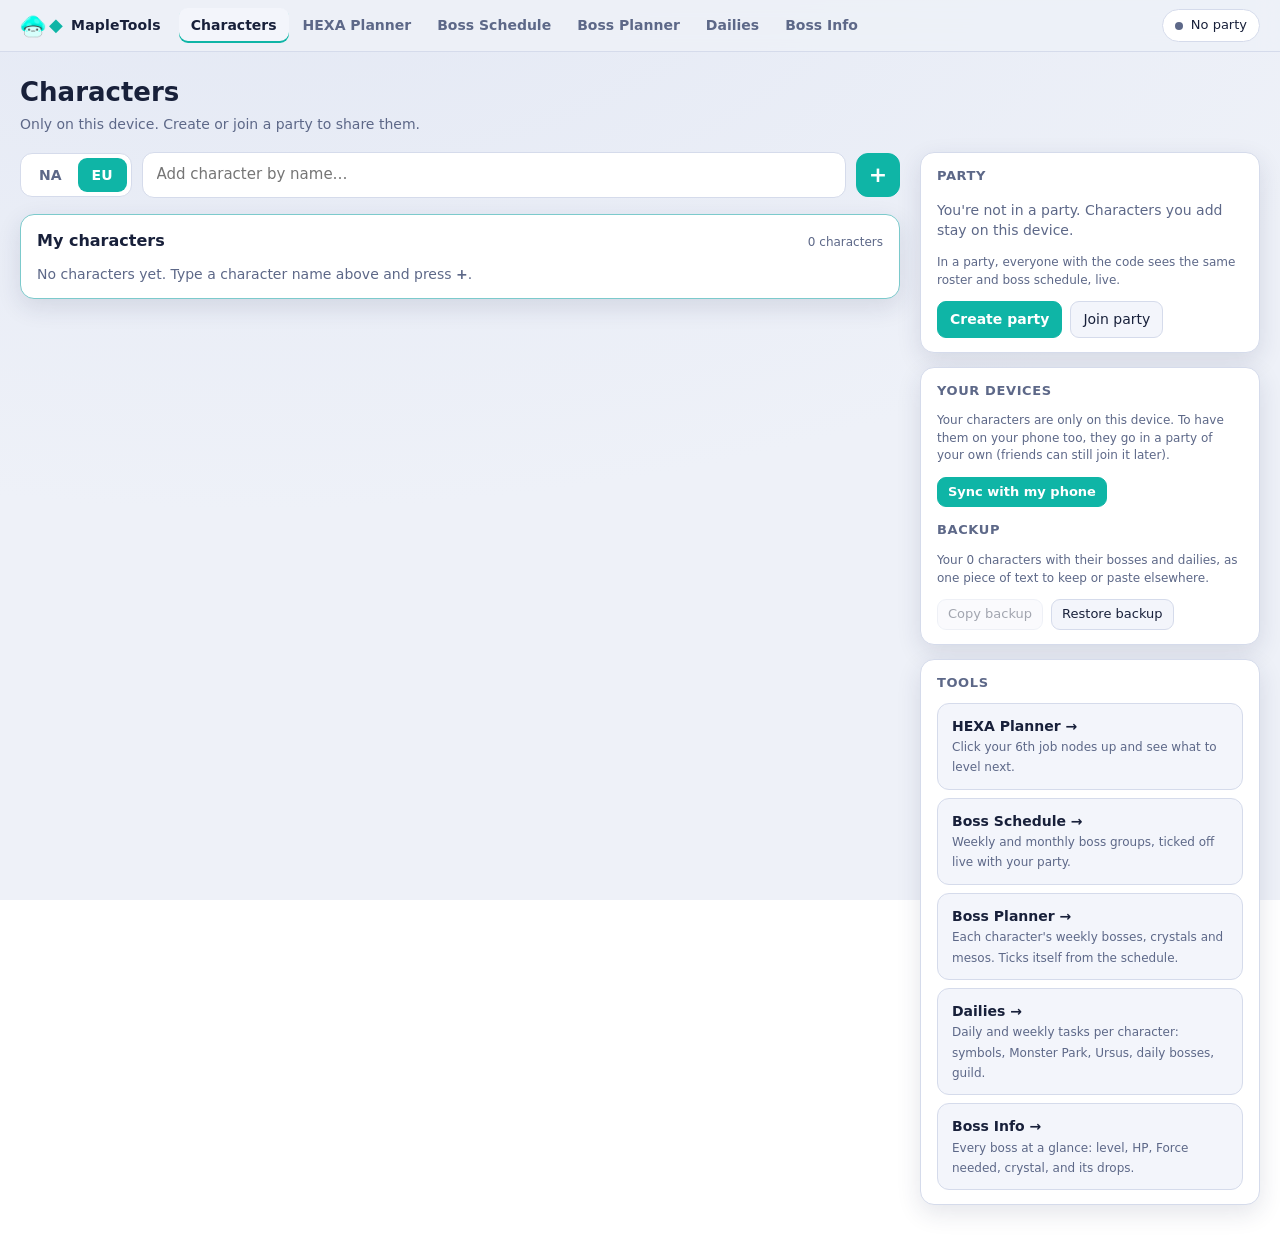
<file: index.html>
<!doctype html>
<html lang="en">
<head>
  <meta charset="utf-8">
  <meta name="viewport" content="width=device-width, initial-scale=1">
  <title>Characters · MapleTools</title>
  <link rel="icon" type="image/png" href="app/mushroom.png?v=2610312046">
  <link rel="stylesheet" href="app/site.css?v=2610312046">
  <link rel="stylesheet" href="app/roster.css?v=2610312046">
</head>
<body>
  <header class="sitenav" id="sitenav" data-page="roster"></header>

  <main class="page">
    <div class="page-head">
      <div>
        <h1>Characters</h1>
        <p id="roster-sub"></p>
      </div>
    </div>

    <div class="roster-layout">
      <section class="roster-main">
        <form id="add-bar" class="add-bar" autocomplete="off">
          <div class="region-toggle" role="group" aria-label="Region">
            <button type="button" data-region="na">NA</button>
            <button type="button" data-region="eu">EU</button>
          </div>
          <input id="add-name" type="text" maxlength="13" placeholder="Add character by name…" aria-label="Character name">
          <button type="submit" class="btn primary add-btn" aria-label="Add character">+</button>
        </form>
        <p id="add-status" class="add-status" hidden></p>
        <section id="roster" class="roster" aria-live="polite"></section>
      </section>
      <aside class="roster-side">
        <section class="card" id="party"></section>
        <section class="card" id="devices"></section>
        <section class="card">
          <h2 class="card-title">Tools</h2>
          <div id="tools" class="tools"></div>
        </section>
      </aside>
    </div>
  </main>

  <dialog id="char-dialog" class="dialog dialog-wide">
    <form id="char-form" method="dialog">
      <div class="char-dialog-head">
        <div id="char-art" class="char-art small"></div>
        <h2 id="char-dialog-title">Add character</h2>
      </div>
      <p id="char-note" class="note" hidden></p>
      <div class="fields">
        <label class="field"><span>Character name</span><input id="char-name" type="text" maxlength="13" required autocomplete="off"></label>
        <label class="field"><span>Region</span><select id="char-region"><option value="eu">EU</option><option value="na">NA</option></select></label>
        <label class="field"><span>Class</span><select id="char-class"></select></label>
        <label class="field"><span>Level</span><input id="char-level" type="number" min="1" max="300" inputmode="numeric"></label>
      </div>
      <h3 class="form-section">Power <span class="muted">(fill in at least one)</span></h3>
      <div class="fields">
        <label class="field"><span>Combat power (millions)</span><input id="char-cp" type="number" min="0" step="0.1" inputmode="decimal" placeholder="e.g. 160"></label>
        <label class="field"><span>HEXA converted</span><input id="char-conv" type="number" min="0" step="any" inputmode="decimal"></label>
      </div>
      <h3 class="form-section">Symbols <span id="sym-totals" class="muted"></span></h3>
      <div class="fields bonus-fields">
        <label class="field"><span>Bonus ARC</span><input id="char-bonus-arc" type="number" min="0" step="1" inputmode="numeric" placeholder="0"></label>
        <label class="field"><span>Bonus SAC</span><input id="char-bonus-sac" type="number" min="0" step="1" inputmode="numeric" placeholder="0"></label>
        <p class="note span-2">Added on top of the symbols below: skills or titles that give Arcane or Sacred Force, or just your total if you'd rather not fill in every symbol.</p>
      </div>
      <div id="sym-fields" class="sym-fields"></div>
      <p id="char-error" class="form-error" hidden></p>
      <div class="dialog-actions">
        <button type="button" id="char-delete" class="btn ghost danger">Delete</button>
        <span class="spacer"></span>
        <button type="button" class="btn ghost" data-close>Cancel</button>
        <button type="submit" class="btn primary">Save</button>
      </div>
    </form>
  </dialog>

  <dialog id="device-dialog" class="dialog">
    <form id="device-form" method="dialog"></form>
  </dialog>
  <dialog id="party-dialog" class="dialog">
    <form id="party-form" method="dialog"></form>
  </dialog>

  <script src="app/registry.js?v=2610312046"></script>
  <script src="app/site.js?v=2610312046"></script>
  <script src="data/classes/index.js?v=2610312046"></script>
  <script src="app/config.js?v=2610312046"></script>
  <script src="app/party.js?v=2610312046"></script>
  <script src="app/arrange.js?v=2610312046"></script>
  <script src="app/roster.js?v=2610312046"></script>
  <script src="app/devices.js?v=2610312046"></script>
</body>
</html>
</file>
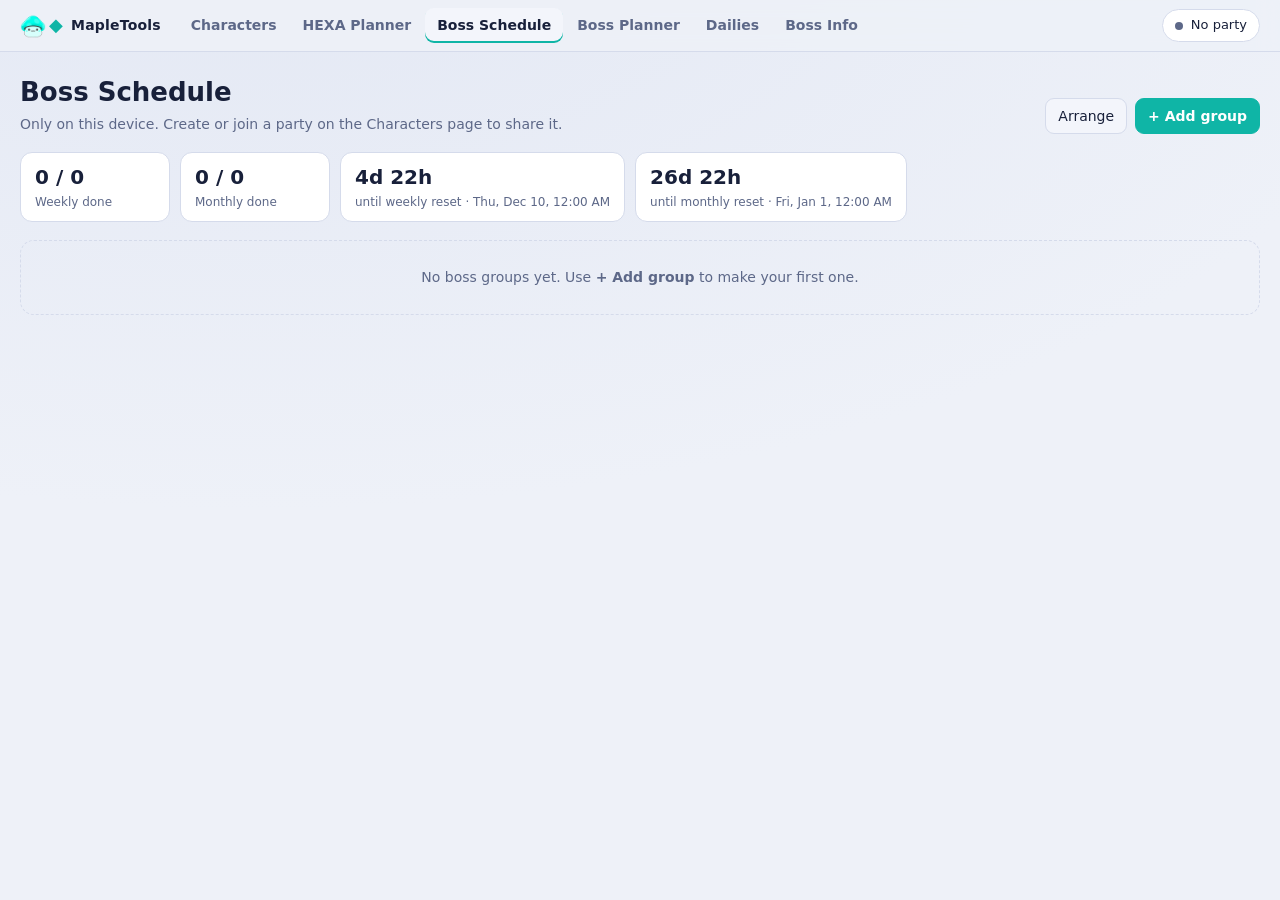
<file: bosses.html>
<!doctype html>
<html lang="en">
<head>
  <meta charset="utf-8">
  <meta name="viewport" content="width=device-width, initial-scale=1">
  <title>Boss Schedule · MapleTools</title>
  <link rel="icon" type="image/png" href="app/mushroom.png?v=2610312046">
  <link rel="stylesheet" href="app/site.css?v=2610312046">
  <link rel="stylesheet" href="app/bosses.css?v=2610312046">
</head>
<body>
  <header class="sitenav" id="sitenav" data-page="bosses"></header>

  <main class="page">
    <div class="page-head">
      <div>
        <h1>Boss Schedule</h1>
        <p id="boss-sub"></p>
      </div>
      <div class="head-buttons">
        <button id="arrange" class="btn">Arrange</button>
        <button id="add-group" class="btn primary">+ Add group</button>
      </div>
    </div>
    <section id="stats" class="stat-row"></section>
    <div id="sections"></div>
  </main>

  <dialog id="group-dialog" class="dialog dialog-wide">
    <form id="group-form" method="dialog">
      <h2 id="group-dialog-title">Add boss group</h2>
      <div class="fields">
        <div class="field span-2"><label for="g-title">Boss / group name</label>
          <input id="g-title" type="text" maxlength="40" required autocomplete="off" placeholder="e.g. Normal Kalos 1"></div>
        <label class="field span-2"><span>Resets</span>
          <select id="g-reset">
            <option value="weekly">Weekly (Thursday 00:00 UTC)</option>
            <option value="monthly">Monthly (1st of the month, Black Mage)</option>
            <option value="daily">Daily (00:00 UTC)</option>
          </select></label>
        <div class="field span-2"><span>Ticks in the Boss Planner <span id="g-covers-note" class="covers-note"></span></span>
          <div id="g-covers" class="cover-list"></div>
          </div>
      </div>
      <div class="field"><span>Members <span id="g-count"></span></span></div>
      <ul id="g-members" class="pick-list"></ul>
      <div class="add-member">
        <select id="g-add-char" aria-label="Add a character from the roster"></select>
        <span class="or">or</span>
        <input id="g-guest" type="text" maxlength="24" placeholder="Guest name">
        <button type="button" id="g-add-guest" class="btn small">Add</button>
      </div>
      <div class="dialog-actions">
        <button type="button" id="g-delete" class="btn ghost danger">Delete group</button>
        <span class="spacer"></span>
        <button type="button" class="btn ghost" data-close>Cancel</button>
        <button type="submit" class="btn primary">Save</button>
      </div>
    </form>
  </dialog>

  <script src="app/registry.js?v=2610312046"></script>
  <script src="app/site.js?v=2610312046"></script>
  <script src="data/classes/index.js?v=2610312046"></script>
  <script src="data/patches.js?v=2610312046"></script>
  <script src="data/bosses.js?v=2610312046"></script>
  <script src="data/boss-party.js?v=2610312046"></script>
  <script src="data/boss-info.js?v=2610312046"></script>
  <script src="app/config.js?v=2610312046"></script>
  <script src="app/party.js?v=2610312046"></script>
  <script src="app/arrange.js?v=2610312046"></script>
  <script src="app/bossing.js?v=2610312046"></script>
  <script src="app/bosses.js?v=2610312046"></script>
</body>
</html>
</file>
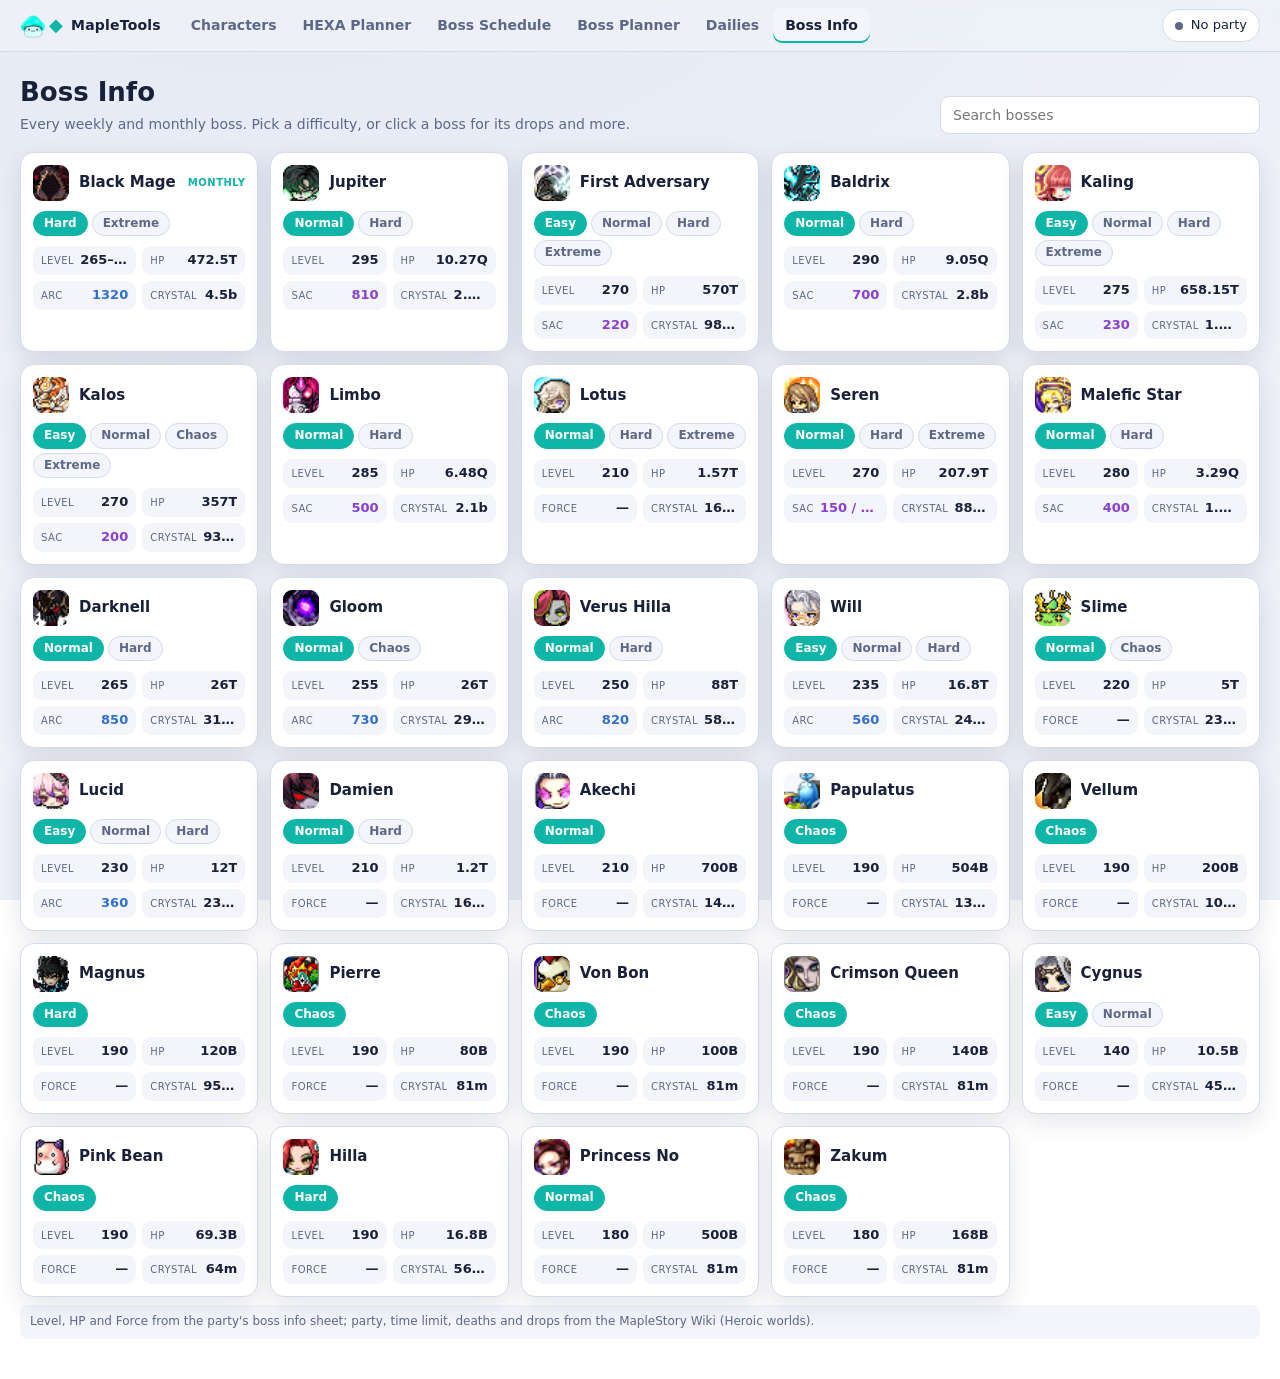
<file: bossinfo.html>
<!doctype html>
<html lang="en">
<head>
  <meta charset="utf-8">
  <meta name="viewport" content="width=device-width, initial-scale=1">
  <title>Boss Info · MapleTools</title>
  <link rel="icon" type="image/png" href="app/mushroom.png?v=2610312046">
  <link rel="stylesheet" href="app/site.css?v=2610312046">
  <link rel="stylesheet" href="app/bossinfo.css?v=2610312046">
</head>
<body>
  <header class="sitenav" id="sitenav" data-page="bossinfo"></header>

  <main class="page">
    <div class="page-head">
      <div>
        <h1>Boss Info</h1>
        <p>Every weekly and monthly boss. Pick a difficulty, or click a boss for its drops and more.</p>
      </div>
      <input id="search" type="search" placeholder="Search bosses" autocomplete="off" aria-label="Search bosses">
    </div>
    <div id="boss-grid" class="info-grid"></div>
    <p id="info-note" class="note"></p>
  </main>

  <dialog id="boss-dialog" class="dialog boss-dialog">
    <div id="boss-detail"></div>
  </dialog>

  <script src="app/registry.js?v=2610312046"></script>
  <script src="app/site.js?v=2610312046"></script>
  <script src="data/patches.js?v=2610312046"></script>
  <script src="data/bosses.js?v=2610312046"></script>
  <script src="data/boss-party.js?v=2610312046"></script>
  <script src="data/boss-info.js?v=2610312046"></script>
  <script src="data/boss-details.js?v=2610312046"></script>
  <script src="app/bossing.js?v=2610312046"></script>
  <script src="app/bossinfo.js?v=2610312046"></script>
</body>
</html>
</file>
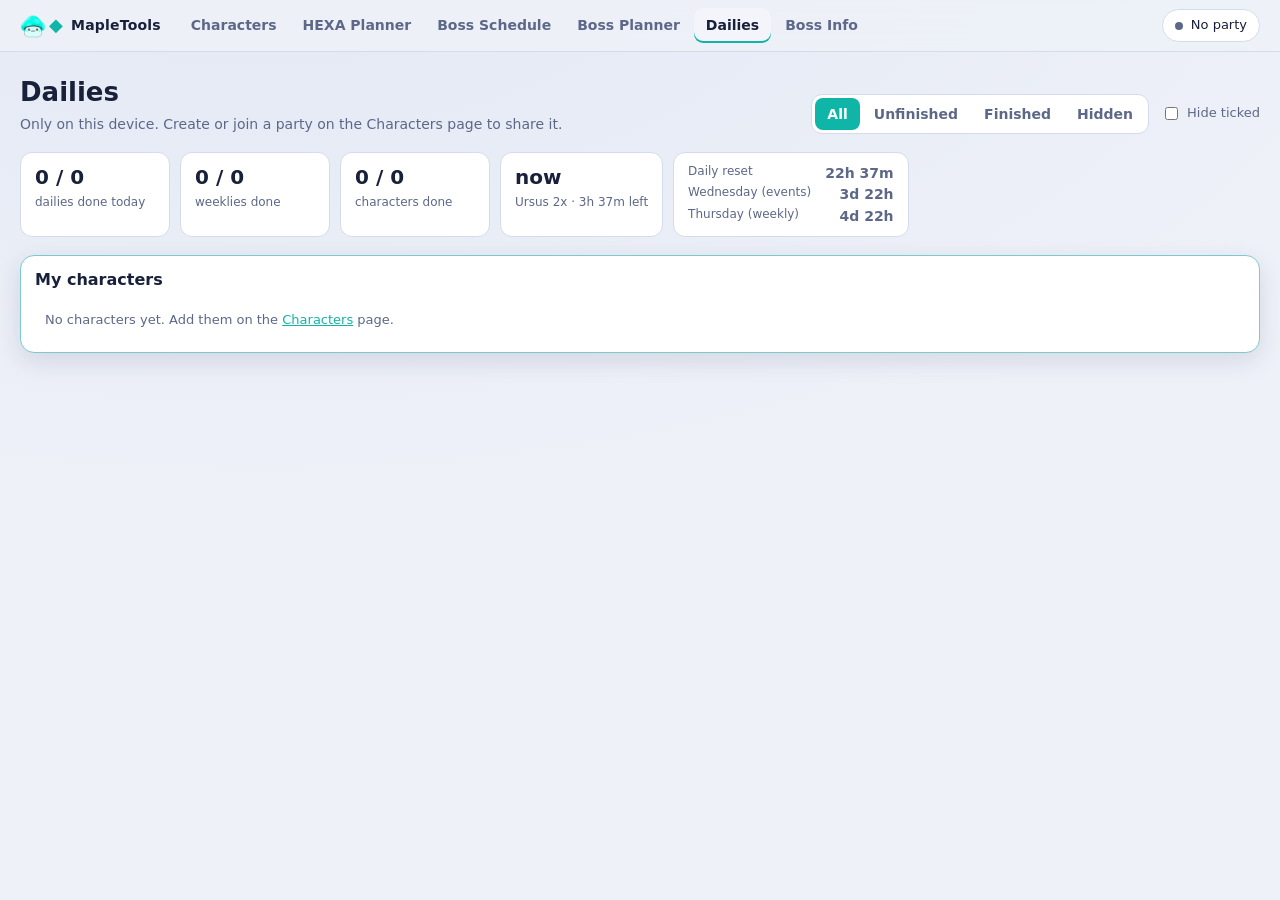
<file: dailies.html>
<!doctype html>
<html lang="en">
<head>
  <meta charset="utf-8">
  <meta name="viewport" content="width=device-width, initial-scale=1">
  <title>Dailies · MapleTools</title>
  <link rel="icon" type="image/png" href="app/mushroom.png?v=2610312046">
  <link rel="stylesheet" href="app/site.css?v=2610312046">
  <link rel="stylesheet" href="app/tracker.css?v=2610312046">
  <link rel="stylesheet" href="app/dailies.css?v=2610312046">
</head>
<body>
  <header class="sitenav" id="sitenav" data-page="dailies"></header>

  <main class="page">
    <div class="page-head">
      <div>
        <h1>Dailies</h1>
        <p id="dailies-sub"></p>
      </div>
      <div class="page-tools">
        <div class="seg" id="filter" aria-label="Show characters">
          <button data-filter="all">All</button>
          <button data-filter="open">Unfinished</button>
          <button data-filter="done">Finished</button>
          <button data-filter="hidden">Hidden</button>
        </div>
        <label class="hide-done"><input type="checkbox" id="hide-done"> Hide ticked</label>
      </div>
    </div>
    <section id="stats" class="stat-row"></section>
    <div id="players"></div>
  </main>

  <dialog id="pick-dialog" class="dialog pick-dialog">
    <form id="pick-form" method="dialog">
      <header class="pick-head">
        <h2 id="pick-title">Tasks</h2>
        <span id="pick-count" class="pick-count"></span>
      </header>
      <div class="pick-tools">
        <input id="pick-search" type="search" placeholder="Search tasks" autocomplete="off" aria-label="Search tasks">
        <div id="pick-presets" class="preset-list"></div>
      </div>
      <div id="pick-list" class="pick-list task-pick"></div>
      <div class="dialog-actions">
        <button type="button" id="pick-clear" class="btn ghost">Clear all</button>
        <button type="button" id="pick-custom" class="btn ghost">+ Custom task</button>
        <span class="spacer"></span>
        <button type="button" class="btn ghost" data-close>Cancel</button>
        <button type="submit" class="btn primary">Save</button>
      </div>
    </form>
  </dialog>

  <dialog id="custom-dialog" class="dialog">
    <form id="custom-form" method="dialog">
      <h2>Create custom task</h2>
      <div class="fields">
        <label class="field span-2"><span>Task name</span>
          <input id="custom-name" type="text" maxlength="40" required autocomplete="off" placeholder="e.g. Kritias invasion"></label>
        <label class="field span-2"><span>Resets</span>
          <select id="custom-reset">
            <option value="daily">Daily (00:00 UTC)</option>
            <option value="monday">Monday (00:00 UTC)</option>
            <option value="wednesday">Wednesday (00:00 UTC, events)</option>
            <option value="weekly">Weekly (Thursday 00:00 UTC)</option>
            <option value="monthly">Monthly (1st of the month)</option>
          </select></label>
      </div>
      <p class="note">Custom tasks are shared with your party, so others can pick them too.</p>
      <div class="dialog-actions">
        <span class="spacer"></span>
        <button type="button" class="btn ghost" data-close>Cancel</button>
        <button type="submit" class="btn primary">Create</button>
      </div>
    </form>
  </dialog>

  <script src="app/registry.js?v=2610312046"></script>
  <script src="app/site.js?v=2610312046"></script>
  <script src="data/classes/index.js?v=2610312046"></script>
  <script src="data/patches.js?v=2610312046"></script>
  <script src="data/tasks.js?v=2610312046"></script>
  <script src="app/config.js?v=2610312046"></script>
  <script src="app/party.js?v=2610312046"></script>
  <script src="app/arrange.js?v=2610312046"></script>
  <script src="app/bossing.js?v=2610312046"></script>
  <script src="app/dailies.js?v=2610312046"></script>
</body>
</html>
</file>
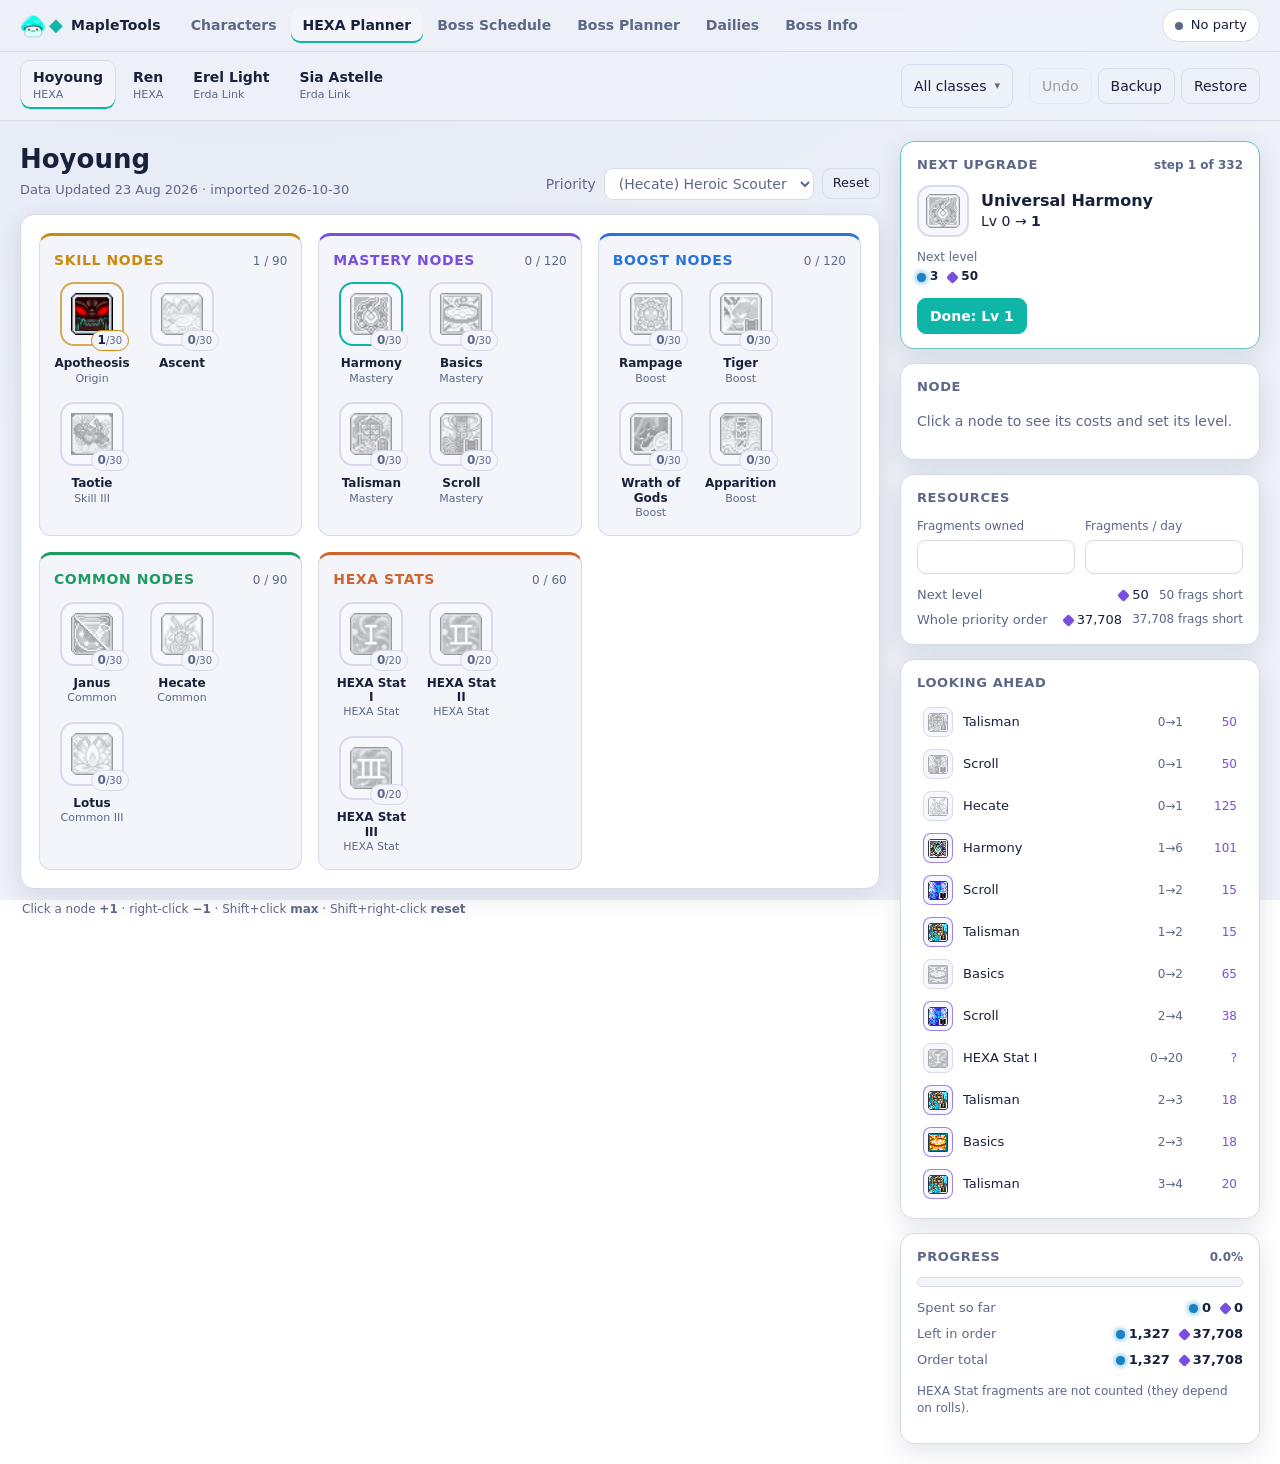
<file: hexa.html>
<!doctype html>
<html lang="en">
<head>
  <meta charset="utf-8">
  <meta name="viewport" content="width=device-width, initial-scale=1">
  <title>HEXA Planner</title>
  <link rel="icon" type="image/png" href="app/mushroom.png?v=2610312046">
  <link rel="stylesheet" href="app/site.css?v=2610312046">
  <link rel="stylesheet" href="app/hexa.css?v=2610312046">
</head>
<body>
  <header class="sitenav" id="sitenav" data-page="hexa"></header>
  <div class="topbar">
    <nav id="tabs" class="tabs" aria-label="Pinned classes"></nav>
    <div class="picker" id="picker">
      <button id="picker-btn" class="btn ghost picker-btn" aria-haspopup="true" aria-expanded="false"></button>
      <div id="picker-panel" class="picker-panel" hidden>
        <input id="picker-search" type="search" placeholder="Search classes…" autocomplete="off" aria-label="Search classes">
        <p id="picker-hint" class="picker-hint"></p>
        <div id="picker-list" class="picker-list"></div>
      </div>
    </div>
    <div class="actions">
      <button id="undo" class="btn ghost" title="Undo (Ctrl+Z)" disabled>Undo</button>
      <button id="export" class="btn ghost" title="Save a backup file of all your levels">Backup</button>
      <label class="btn ghost" title="Load a backup file">Restore<input id="import" type="file" accept=".json,application/json" hidden></label>
    </div>
  </div>

  <main class="layout">
    <section class="board-area">
      <div class="board-head">
        <div>
          <h1 id="class-title" class="class-title"></h1>
          <p id="class-meta" class="class-meta"></p>
        </div>
        <div class="board-tools">
          <label class="field-inline" id="order-field">
            <span>Priority</span>
            <select id="order-select"></select>
          </label>
          <button id="reset-class" class="btn ghost small" title="Set every node of this class back to its starting level">Reset</button>
        </div>
      </div>
      <div id="board" class="board"></div>
      <p class="hint">Click a node <b>+1</b> · right-click <b>−1</b> · Shift+click <b>max</b> · Shift+right-click <b>reset</b></p>
    </section>

    <aside class="sidebar">
      <section class="card next-card" id="next-card"></section>
      <section class="card" id="selected-card"></section>
      <section class="card">
        <h2 class="card-title">Resources</h2>
        <div class="fields">
          <label class="field"><span>Fragments owned</span><input id="frags-owned" type="number" min="0" inputmode="numeric"></label>
          <label class="field"><span>Fragments / day</span><input id="frags-day" type="number" min="0" inputmode="numeric"></label>
        </div>
        <div id="eta"></div>
      </section>
      <section class="card">
        <h2 class="card-title">Looking ahead</h2>
        <ol id="ahead" class="ahead"></ol>
      </section>
      <section class="card" id="progress"></section>
    </aside>
  </main>

  <div id="tip" class="tip" role="tooltip" hidden></div>
  <div id="load-error" class="load-error" hidden></div>

  <script src="app/registry.js?v=2610312046"></script>
  <script src="app/site.js?v=2610312046"></script>
  <script src="data/hexa-costs.js?v=2610312046"></script>
  <script src="data/classes/index.js?v=2610312046"></script>
  <script src="app/hexa.js?v=2610312046"></script>
</body>
</html>
</file>
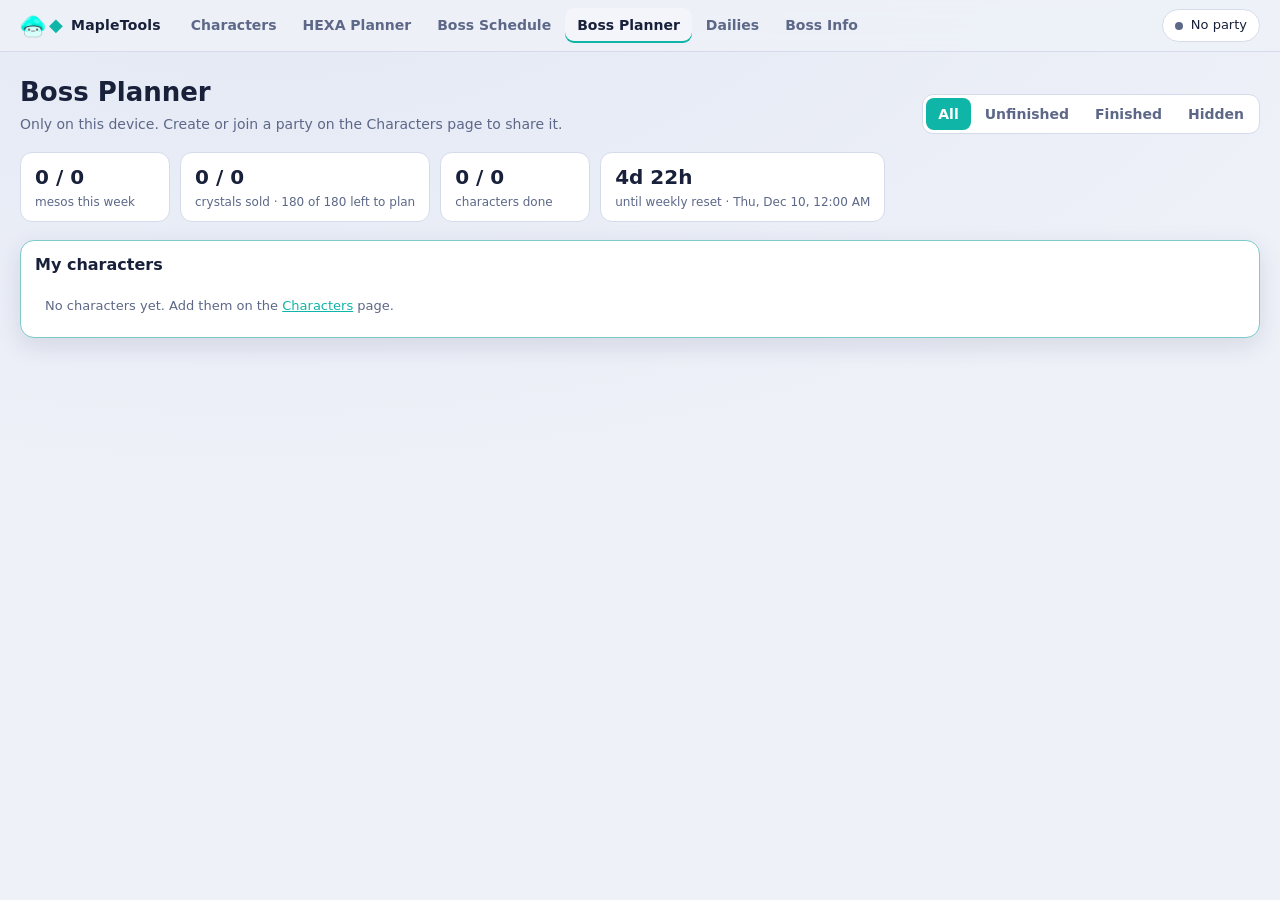
<file: planner.html>
<!doctype html>
<html lang="en">
<head>
  <meta charset="utf-8">
  <meta name="viewport" content="width=device-width, initial-scale=1">
  <title>Boss Planner · MapleTools</title>
  <link rel="icon" type="image/png" href="app/mushroom.png?v=2610312046">
  <link rel="stylesheet" href="app/site.css?v=2610312046">
  <link rel="stylesheet" href="app/tracker.css?v=2610312046">
  <link rel="stylesheet" href="app/planner.css?v=2610312046">
</head>
<body>
  <header class="sitenav" id="sitenav" data-page="planner"></header>

  <main class="page">
    <div class="page-head">
      <div>
        <h1>Boss Planner</h1>
        <p id="planner-sub"></p>
      </div>
      <div class="seg" id="filter" aria-label="Show characters">
        <button data-filter="all">All</button>
        <button data-filter="open">Unfinished</button>
        <button data-filter="done">Finished</button>
        <button data-filter="hidden">Hidden</button>
      </div>
    </div>
    <section id="stats" class="stat-row"></section>
    <div id="players"></div>
  </main>

  <dialog id="pick-dialog" class="dialog pick-dialog">
    <form id="pick-form" method="dialog">
      <header class="pick-head">
        <h2 id="pick-title">Bosses</h2>
        <span id="pick-count" class="pick-count"></span>
      </header>
      <div class="pick-tools">
        <input id="pick-search" type="search" placeholder="Search bosses" autocomplete="off" aria-label="Search bosses">
        <div id="pick-presets" class="preset-list"></div>
      </div>
      <div id="pick-list" class="pick-list"></div>
      <div class="dialog-actions">
        <button type="button" id="pick-clear" class="btn ghost">Clear all</button>
        <span class="spacer"></span>
        <button type="button" class="btn ghost" data-close>Cancel</button>
        <button type="submit" class="btn primary">Save</button>
      </div>
    </form>
  </dialog>

  <script src="app/registry.js?v=2610312046"></script>
  <script src="app/site.js?v=2610312046"></script>
  <script src="data/classes/index.js?v=2610312046"></script>
  <script src="data/patches.js?v=2610312046"></script>
  <script src="data/bosses.js?v=2610312046"></script>
  <script src="data/boss-party.js?v=2610312046"></script>
  <script src="app/config.js?v=2610312046"></script>
  <script src="app/party.js?v=2610312046"></script>
  <script src="app/arrange.js?v=2610312046"></script>
  <script src="app/bossing.js?v=2610312046"></script>
  <script src="app/planner.js?v=2610312046"></script>
</body>
</html>
</file>
<file: app/site.css>
/* Shared by every page: colours, base elements, the site menu, buttons, cards and form fields. */
:root {
  --bg: #0b1020;
  --bg-2: #111832;
  --panel: #151d3a;
  --panel-2: #1b2547;
  --line: #27335e;
  --text: #e8ecf8;
  --muted: #8f9bc0;
  --accent: #22e3d2;
  --accent-ink: #062a28;
  --tile: #0f1630;
  --good: #46c98b;
  --good-bg: color-mix(in srgb, #46c98b 14%, var(--panel));
  --warn: #f2b84b;
  --danger: #ff6b81;
  --c-skill: #f2b84b;
  --c-mastery: #a983ff;
  --c-boost: #4c9dff;
  --c-common: #46c98b;
  --c-stat: #f08a5d;
  --c-shinestone: #ff6fb5;
  --c-utility: #8a94a6;
  --c-special: #6d7690;
  --erda: #7fd3ff;
  --frag: #c9a6ff;
  --radius: 14px;
  --shadow: 0 10px 30px rgba(0, 0, 0, .35);
  --sitenav-h: 52px;
  color-scheme: dark;
}

@media (prefers-color-scheme: light) {
  :root {
    --bg: #eef1f8;
    --bg-2: #e3e8f4;
    --panel: #ffffff;
    --panel-2: #f3f5fb;
    --line: #d5dbeb;
    --text: #18203a;
    --muted: #5d6888;
    --accent: #0fb5a6;
    --accent-ink: #ffffff;
    --tile: #f6f8fd;
    --good: #1f9a62;
    --good-bg: color-mix(in srgb, #1f9a62 12%, var(--panel));
    --warn: #b7790c;
    --danger: #d13a55;
    --c-skill: #c98a10;
    --c-mastery: #7a4fe0;
    --c-boost: #2a74d9;
    --c-common: #1f9a62;
    --c-stat: #d0642f;
    --c-shinestone: #d23f8a;
    --c-utility: #6c7487;
    --c-special: #8a90a3;
    --erda: #1683c5;
    --frag: #7a4fe0;
    --shadow: 0 8px 24px rgba(30, 40, 80, .12);
    color-scheme: light;
  }
}

* { box-sizing: border-box; }
/* Elements toggled with the hidden attribute must stay hidden even when their class sets a display value. */
[hidden] { display: none !important; }
html, body { margin: 0; }
body {
  background: radial-gradient(1200px 600px at 20% -10%, var(--bg-2), var(--bg)) fixed;
  color: var(--text);
  font: 14px/1.45 system-ui, -apple-system, "Segoe UI", Roboto, sans-serif;
  min-height: 100vh;
}
button, input, select, textarea { font: inherit; color: inherit; }
a { color: var(--accent); }
.muted { color: var(--muted); }
.small { font-size: 12px; }

/* ---------- site menu (filled in by app/site.js) */
.sitenav {
  position: sticky; top: 0; z-index: 30; height: var(--sitenav-h);
  display: flex; align-items: center; gap: 18px; padding: 0 20px;
  background: color-mix(in srgb, var(--bg) 90%, transparent); backdrop-filter: blur(10px);
  border-bottom: 1px solid var(--line);
}
.site-brand { display: flex; align-items: center; gap: 8px; font-weight: 700; letter-spacing: .2px; white-space: nowrap; color: var(--text); text-decoration: none; }
.brand-mark { color: var(--accent); font-size: 18px; display: inline-flex; align-items: center; gap: 3px; }
.brand-shroom { width: 26px; height: 26px; display: block; }
.site-links { display: flex; gap: 2px; flex: 1; min-width: 0; overflow-x: auto; scrollbar-width: none; }
.site-links a {
  padding: 7px 12px; border-radius: 9px; color: var(--muted); text-decoration: none; white-space: nowrap; font-weight: 600;
}
.site-links a:hover { color: var(--text); background: var(--panel); }
.site-links a.is-active { color: var(--text); background: var(--panel-2); box-shadow: inset 0 -2px 0 var(--accent); }
.site-links .l-short { display: none; }
@media (max-width: 640px) { .site-links .l-short { display: inline; } }
.party-chip {
  display: inline-flex; align-items: center; gap: 8px; padding: 6px 12px; border-radius: 999px;
  border: 1px solid var(--line); background: var(--panel); color: var(--text); text-decoration: none; white-space: nowrap;
  font-size: 13px; max-width: 220px; overflow: hidden; text-overflow: ellipsis;
}
.party-chip:hover { border-color: var(--accent); }
.dot { width: 8px; height: 8px; border-radius: 50%; background: var(--muted); flex: none; }
.dot.is-live { background: var(--good); box-shadow: 0 0 8px var(--good); }
.dot.is-off { background: var(--danger); }

/* ---------- buttons, cards, fields */
.btn {
  display: inline-flex; align-items: center; justify-content: center; gap: 6px;
  padding: 7px 12px; border-radius: 9px; border: 1px solid var(--line);
  background: var(--panel-2); cursor: pointer; white-space: nowrap; text-decoration: none; color: var(--text);
}
.btn:hover:not(:disabled) { border-color: var(--accent); }
.btn:disabled { opacity: .4; cursor: default; }
.btn.ghost { background: transparent; }
.btn.small { padding: 5px 10px; font-size: 13px; }
.btn.primary { background: var(--accent); color: var(--accent-ink); border-color: var(--accent); font-weight: 600; }
.btn.danger:hover:not(:disabled) { border-color: var(--danger); color: var(--danger); }
.btn-row { display: flex; gap: 8px; margin-top: 12px; flex-wrap: wrap; }

.card {
  background: var(--panel); border: 1px solid var(--line); border-radius: var(--radius);
  padding: 14px 16px; box-shadow: var(--shadow);
}
.card-title {
  margin: 0 0 10px; font-size: 13px; text-transform: uppercase; letter-spacing: .6px; color: var(--muted);
  display: flex; justify-content: space-between; align-items: baseline; gap: 8px;
}

select, input[type=number], input[type=text], input[type=search] {
  background: var(--panel); border: 1px solid var(--line); border-radius: 9px; padding: 6px 10px;
}
select:focus, input:focus, textarea:focus { outline: 2px solid var(--accent); outline-offset: 1px; }
.fields { display: grid; grid-template-columns: 1fr 1fr; gap: 10px; margin-bottom: 12px; }
.field { display: flex; flex-direction: column; gap: 4px; font-size: 12px; color: var(--muted); }
.field input, .field select { width: 100%; color: var(--text); font-size: 14px; }
.kv { display: grid; grid-template-columns: auto 1fr; gap: 6px 12px; margin: 0; font-size: 13px; }
.kv dt { color: var(--muted); }
.kv dd { margin: 0; text-align: right; }
.note { margin: 8px 0 0; padding: 8px 10px; border-radius: 8px; background: var(--panel-2); font-size: 12px; color: var(--muted); }

/* Simple page shell for the roster and boss pages. */
.page { max-width: 1400px; margin: 0 auto; padding: 22px 20px 40px; }
.page-head { display: flex; justify-content: space-between; align-items: flex-end; gap: 16px; flex-wrap: wrap; margin-bottom: 18px; }
.page-head h1 { margin: 0; font-size: 26px; }
.page-head p { margin: 2px 0 0; color: var(--muted); }

.class-emblem { width: 28px; height: 28px; border-radius: 8px; background: var(--tile); border: 1px solid var(--line); object-fit: contain; padding: 2px; flex: none; }

.dialog {
  border: 1px solid var(--line); border-radius: var(--radius); background: var(--panel); color: var(--text);
  padding: 18px; width: min(460px, calc(100vw - 32px)); box-shadow: var(--shadow);
}
.dialog::backdrop { background: rgba(5, 8, 20, .6); }
.dialog h2 { margin: 0 0 12px; font-size: 18px; }
.dialog-wide { width: min(560px, calc(100vw - 32px)); }
.dialog-actions { display: flex; gap: 8px; align-items: center; margin-top: 14px; }
.dialog-actions .spacer { flex: 1; }
.span-2 { grid-column: span 2; }
.form-error { color: var(--danger); font-size: 13px; margin: 8px 0 0; }
.form-section { margin: 14px 0 8px; font-size: 13px; text-transform: uppercase; letter-spacing: .5px; }
.form-section .muted { text-transform: none; letter-spacing: 0; font-weight: 400; }
.link-btn { background: none; border: 0; padding: 0; color: var(--accent); cursor: pointer; font-size: 12px; }

/* Reorder / Arrange mode (app/arrange.js): cards get a dashed outline and a ⠿ grip, their own buttons rest. */
.arr-handle { display: none; }
.is-arranging .arr-item { position: relative; cursor: grab; user-select: none; outline: 1px dashed color-mix(in srgb, var(--accent) 55%, transparent); outline-offset: 2px; }
.is-arranging .arr-item * { pointer-events: none; }
.is-arranging .arr-handle {
  display: grid; place-items: center; position: absolute; top: 6px; right: 6px; z-index: 2; pointer-events: auto;
  width: 28px; height: 28px; border-radius: 8px; border: 1px solid var(--line); background: var(--panel);
  color: var(--muted); font-size: 15px; cursor: grab; touch-action: none;
}
.is-arranging .arr-x { pointer-events: auto; }
.arr-item.is-lifted { position: fixed; z-index: 90; margin: 0; pointer-events: none; opacity: .92; box-shadow: var(--shadow); cursor: grabbing; }
.arr-placeholder { border: 2px dashed var(--accent); border-radius: 12px; background: color-mix(in srgb, var(--accent) 8%, transparent); min-height: 60px; }
.arrange-note { color: var(--muted); font-size: 12px; }

/* Stat tiles at the top of a tool page. */
.stat-row { display: flex; flex-wrap: wrap; gap: 10px; margin-bottom: 18px; }
.stat {
  display: flex; flex-direction: column; gap: 2px; min-width: 150px; padding: 10px 14px;
  border-radius: 12px; background: var(--panel); border: 1px solid var(--line);
}
.stat b { font-size: 20px; font-variant-numeric: tabular-nums; }
.stat span { color: var(--muted); font-size: 12px; }
.stat.is-complete { border-color: var(--good); }
.stat.is-complete b { color: var(--good); }

/* Segmented buttons (filters). */
.seg { display: inline-flex; padding: 3px; gap: 2px; border-radius: 11px; background: var(--panel); border: 1px solid var(--line); }
.seg button { border: 0; background: none; padding: 6px 12px; border-radius: 8px; font-weight: 600; color: var(--muted); cursor: pointer; }
.seg button:hover { color: var(--text); }
.seg button.is-active { background: var(--accent); color: var(--accent-ink); }

/* Boss portraits (data/icons/bosses). */
.boss-icon { width: 22px; height: 22px; border-radius: 6px; object-fit: cover; flex: none; background: var(--tile); }

/* Text field with suggestions (Site.combo). */
.combo { position: relative; }
.combo input { padding-right: 34px; }
.combo-toggle {
  position: absolute; top: 0; right: 0; bottom: 0; width: 34px; padding: 0; border: 0; background: none;
  color: var(--muted); cursor: pointer; display: grid; place-items: center;
}
.combo-toggle::before {
  content: ''; width: 7px; height: 7px; border: solid currentColor; border-width: 0 2px 2px 0;
  transform: translateY(-2px) rotate(45deg);
}
.combo-toggle:hover { color: var(--text); }
.combo-list {
  position: fixed; z-index: 20; max-height: 260px; overflow-y: auto;
  margin: 0; padding: 4px; list-style: none; background: var(--panel-2); border: 1px solid var(--line);
  border-radius: 10px; box-shadow: var(--shadow);
}
.combo-list li {
  display: flex; justify-content: space-between; align-items: baseline; gap: 10px;
  padding: 7px 10px; border-radius: 7px; font-size: 14px; color: var(--text); cursor: pointer;
}
.combo-list li small { color: var(--muted); font-size: 12px; }
.combo-list li.is-active { background: color-mix(in srgb, var(--accent) 16%, transparent); }

.toast {
  position: fixed; left: 50%; bottom: 20px; transform: translateX(-50%); z-index: 70;
  padding: 10px 16px; border-radius: 10px; background: var(--panel-2); border: 1px solid var(--line); box-shadow: var(--shadow);
}
.load-error {
  position: fixed; left: 16px; right: 16px; bottom: 16px; z-index: 60;
  padding: 12px 14px; border-radius: 10px; background: #5a1d2a; color: #ffdfe4; border: 1px solid #a33a50;
}

@media (max-width: 640px) {
  .sitenav { gap: 8px; padding: 0 10px; }
  .site-brand > span:last-child { display: none; }
  .site-links a { padding: 7px 5px; font-size: 13px; }
  .site-links .l-full { display: none; }
  .seg { display: flex; width: 100%; }
  .seg button { flex: 1; padding: 6px 4px; }
  .stat-row { display: grid; grid-template-columns: 1fr 1fr; gap: 8px; }
  .stat { min-width: 0; padding: 8px 10px; }
  .stat b { font-size: 17px; }
  .party-chip { padding: 8px; }
  .party-chip .chip-label { display: none; }
  .page { padding: 16px 12px 32px; }
  .fields { grid-template-columns: 1fr; }
  .span-2 { grid-column: auto; }
}
/* Narrow phones: six tools in the menu still fit. */
@media (max-width: 420px) {
  .sitenav { gap: 4px; }
  .site-links a { padding: 7px 3px; }
}
</file>
<file: app/roster.css>
/* Characters page. */
.roster-layout { display: grid; grid-template-columns: minmax(0, 1fr) 340px; gap: 20px; align-items: start; }
.roster-main { min-width: 0; }
.roster { display: flex; flex-direction: column; gap: 18px; min-width: 0; }
.roster-side { display: flex; flex-direction: column; gap: 14px; }

/* ---------- add by name (NA/EU + name + "+") */
.add-bar { display: flex; gap: 10px; align-items: center; margin-bottom: 16px; }
.region-toggle { display: flex; padding: 4px; gap: 2px; border-radius: 12px; background: var(--panel); border: 1px solid var(--line); flex: none; }
.region-toggle button {
  border: 0; background: none; padding: 7px 14px; border-radius: 9px; font-weight: 700; color: var(--muted); cursor: pointer;
}
.region-toggle button.is-active { background: var(--accent); color: var(--accent-ink); }
.add-bar input {
  flex: 1; min-width: 0; padding: 11px 14px; border-radius: 12px; background: var(--panel); border: 1px solid var(--line); font-size: 15px;
}
.add-btn { width: 44px; height: 44px; font-size: 22px; padding: 0; border-radius: 12px; flex: none; }
.add-status { margin: -8px 0 14px; color: var(--muted); font-size: 13px; }

/* ---------- player blocks and character cards */
.player-block { background: var(--panel); border: 1px solid var(--line); border-radius: var(--radius); padding: 14px 16px; box-shadow: var(--shadow); }
.player-block.is-me { border-color: color-mix(in srgb, var(--accent) 45%, var(--line)); }
.player-head { display: flex; justify-content: space-between; align-items: baseline; gap: 10px; margin-bottom: 12px; }
.player-head h2 { margin: 0; font-size: 16px; }
.player-head h2 .you { color: var(--accent); font-size: 12px; font-weight: 600; margin-left: 6px; }
.player-head span { color: var(--muted); font-size: 12px; }

.char-grid { display: grid; grid-template-columns: repeat(auto-fill, minmax(190px, 1fr)); gap: 12px; }
.char-card {
  display: flex; flex-direction: column; align-items: center; text-align: center; gap: 3px;
  padding: 12px 12px 10px; border-radius: 14px; background: var(--panel-2); border: 1px solid var(--line);
}
.char-art { width: 100%; height: 112px; display: grid; place-items: center; }
.char-art.small { width: 72px; height: 72px; flex: none; }
.char-avatar { max-width: 100%; max-height: 100%; object-fit: contain; image-rendering: auto; }
.class-emblem.big { width: 64px; height: 64px; border-radius: 14px; padding: 6px; }
.char-art.small .class-emblem.big { width: 56px; height: 56px; }
.char-name { font-size: 15px; max-width: 100%; white-space: nowrap; overflow: hidden; text-overflow: ellipsis; margin-top: 4px; }
.char-tags { display: flex; gap: 6px; align-items: center; justify-content: center; flex-wrap: wrap; font-size: 11px; text-transform: uppercase; letter-spacing: .4px; color: var(--muted); font-weight: 600; }
.char-tags .lv { color: var(--accent); background: color-mix(in srgb, var(--accent) 14%, transparent); padding: 1px 6px; border-radius: 6px; }
.char-world { font-size: 10px; text-transform: uppercase; letter-spacing: .6px; color: var(--muted); min-height: 14px; }
.char-stats {
  width: 100%; margin: 8px 0 0; padding-top: 8px; border-top: 1px solid var(--line);
  display: grid; grid-template-columns: 1fr; gap: 3px; font-size: 12px;
}
.char-stats div { display: flex; justify-content: space-between; gap: 6px; }
.char-stats dt { color: var(--muted); }
.char-stats dd { margin: 0; font-weight: 700; font-variant-numeric: tabular-nums; }
.char-actions { display: flex; gap: 4px; justify-content: center; margin-top: 8px; }
.char-actions .btn { padding: 3px 9px; font-size: 12px; }
.empty { color: var(--muted); margin: 0; }

/* ---------- party card, tools */
.party-name { margin: 0; font-size: 18px; }
.party-code {
  display: flex; align-items: center; justify-content: space-between; gap: 8px; margin: 10px 0;
  padding: 10px 12px; border-radius: 10px; background: var(--panel-2); border: 1px dashed var(--line);
}
.party-code code { font-size: 20px; font-weight: 700; letter-spacing: 2px; }
.status-line { display: flex; align-items: center; gap: 8px; font-size: 13px; color: var(--muted); margin: 0 0 10px; }
.member-list { list-style: none; margin: 8px 0 0; padding: 0; display: flex; flex-direction: column; gap: 4px; }
.member-list li { display: flex; justify-content: space-between; gap: 8px; font-size: 13px; }
.member-list li span:last-child { color: var(--muted); }

.tools { display: flex; flex-direction: column; gap: 8px; }
.tool-link {
  display: block; padding: 12px 14px; border-radius: 12px; border: 1px solid var(--line); background: var(--panel-2);
  color: var(--text); text-decoration: none;
}
.tool-link:hover { border-color: var(--accent); }
.tool-link strong { display: block; }
.tool-link span { color: var(--muted); font-size: 12px; }

/* ---------- dialogs */
.char-dialog-head { display: flex; align-items: center; gap: 12px; margin-bottom: 8px; }
.char-dialog-head h2 { margin: 0; }
.sym-fields { display: flex; flex-direction: column; gap: 10px; }
.sym-group { border: 1px solid var(--line); border-radius: 10px; padding: 8px 10px 10px; margin: 0; }
.sym-group legend { padding: 0 4px; font-size: 12px; font-weight: 600; display: flex; gap: 8px; align-items: baseline; }
.sym-row { display: grid; grid-template-columns: repeat(6, minmax(0, 1fr)); gap: 6px; }
.sym { display: flex; flex-direction: column; gap: 3px; font-size: 10px; color: var(--muted); min-width: 0; }
.sym span { white-space: nowrap; overflow: hidden; text-overflow: ellipsis; }
.sym input { width: 100%; padding: 5px 6px; text-align: center; }
.choice-list { display: flex; flex-direction: column; gap: 6px; margin: 6px 0 12px; }
.choice { display: flex; align-items: center; gap: 8px; padding: 8px 10px; border-radius: 9px; border: 1px solid var(--line); background: var(--panel-2); cursor: pointer; }
.choice input[type=text] { flex: 1; }
.check { display: flex; align-items: center; gap: 8px; font-size: 13px; margin: 6px 0 12px; }

@media (max-width: 900px) {
  .roster-layout { grid-template-columns: minmax(0, 1fr); }
}
@media (max-width: 640px) {
  .char-grid { grid-template-columns: repeat(2, minmax(0, 1fr)); gap: 8px; }
  .char-art { height: 90px; }
  .sym-row { grid-template-columns: repeat(3, minmax(0, 1fr)); }
  .region-toggle button { padding: 7px 10px; }
}

/* Bonus ARC / SAC: two short numbers, side by side on phones too. */
.fields.bonus-fields { grid-template-columns: 1fr 1fr; margin-bottom: 10px; }
.fields.bonus-fields .note { grid-column: 1 / -1; margin: 0; }

/* ---------- your devices (QR code / link) and backup: app/devices.js */
.qr-box {
  width: min(240px, 70vw); margin: 12px auto; padding: 10px; border-radius: 12px; background: #fff;
  display: grid; place-items: center; min-height: 120px;
}
.qr-box svg { width: 100%; height: auto; display: block; }
.device-link { display: flex; gap: 8px; align-items: center; }
.device-link input { flex: 1; min-width: 0; font-size: 12px; color: var(--muted); }
.backup-text {
  width: 100%; box-sizing: border-box; margin: 8px 0 0; padding: 8px 10px; border-radius: 9px; resize: vertical;
  background: var(--panel); border: 1px solid var(--line); color: var(--text); font: 12px/1.4 ui-monospace, Consolas, monospace;
  word-break: break-all;
}
.restore-list { margin: 6px 0; }

.head-tools { display: flex; align-items: center; gap: 8px; flex-wrap: wrap; justify-content: flex-end; }
</file>
<file: app/bosses.css>
/* Boss Schedule page. */
.boss-section { margin-bottom: 24px; }
.section-head { display: flex; align-items: baseline; gap: 12px; margin-bottom: 10px; }
.section-head h2 { margin: 0; font-size: 15px; text-transform: uppercase; letter-spacing: .6px; color: var(--muted); }
.section-head .count { font-variant-numeric: tabular-nums; color: var(--muted); font-size: 13px; }
.section-head .spacer { flex: 1; }

.group-grid { display: grid; grid-template-columns: repeat(auto-fill, minmax(240px, 1fr)); gap: 12px; }
.group-row + .group-row, .row-tools + .group-row { margin-top: 12px; }
.group-card {
  display: flex; flex-direction: column; border-radius: 12px; background: var(--panel);
  border: 1px solid var(--line); box-shadow: var(--shadow); overflow: hidden;
}
.group-card.is-done { border-color: var(--good); background: var(--good-bg); }
.group-head { display: flex; align-items: center; gap: 10px; padding: 10px 12px; border-bottom: 1px solid var(--line); }
.group-card.is-done .group-head { border-bottom-color: color-mix(in srgb, var(--good) 40%, var(--line)); }
.group-head h3 { margin: 0; font-size: 15px; flex: 1; min-width: 0; overflow: hidden; text-overflow: ellipsis; white-space: nowrap; }
.done-toggle {
  width: 30px; height: 30px; flex: none; border-radius: 8px; border: 2px solid var(--line); background: var(--panel-2);
  color: transparent; font-weight: 800; font-size: 16px; cursor: pointer; display: grid; place-items: center;
}
.done-toggle:hover { border-color: var(--good); }
.done-toggle[aria-pressed="true"] { background: var(--good); border-color: var(--good); color: var(--bg); }
.edit-btn { padding: 3px 8px; font-size: 12px; }

.members { list-style: none; margin: 0; padding: 8px 12px; display: flex; flex-direction: column; gap: 6px; flex: 1; }
.members li { display: grid; grid-template-columns: 24px minmax(0, 1fr) auto; align-items: center; gap: 8px; font-size: 13px; }
.members .class-emblem { width: 24px; height: 24px; border-radius: 6px; }
.members .m-name { white-space: nowrap; overflow: hidden; text-overflow: ellipsis; }
.members .m-owner { color: var(--muted); font-size: 11px; }
.members .m-cp { font-variant-numeric: tabular-nums; color: var(--muted); }
.members .is-guest .m-name { font-style: italic; }
.members .empty { grid-template-columns: 1fr; color: var(--muted); }
.group-foot { display: flex; justify-content: space-between; padding: 6px 12px 10px; color: var(--muted); font-size: 12px; }

.empty-state { padding: 26px; text-align: center; color: var(--muted); border: 1px dashed var(--line); border-radius: var(--radius); }

.pick-list { list-style: none; margin: 6px 0 10px; padding: 0; display: flex; flex-direction: column; gap: 4px; }
.pick-list li {
  display: grid; grid-template-columns: 24px minmax(0, 1fr) auto auto; align-items: center; gap: 8px;
  padding: 6px 8px; border-radius: 9px; background: var(--panel-2); font-size: 13px;
}
.pick-list .class-emblem { width: 24px; height: 24px; border-radius: 6px; }
.pick-list .remove { border: 0; background: none; color: var(--muted); cursor: pointer; font-size: 16px; padding: 0 4px; }
.pick-list .remove:hover { color: var(--danger); }
.add-member { display: flex; gap: 8px; align-items: center; flex-wrap: wrap; }
.add-member select { flex: 2 1 200px; }
.add-member input { flex: 1 1 120px; }
.add-member .or { color: var(--muted); font-size: 12px; }


/* "Ticks in the Boss Planner": the bosses a group clears (one, or a bundle like Ctene). */
.covers-note { color: var(--muted); font-weight: 400; }
.cover-list { display: flex; flex-wrap: wrap; gap: 6px; }
.cover-list:empty { display: none; }
.cover-chip {
  display: inline-flex; align-items: center; gap: 6px; padding: 3px 10px 3px 6px; border-radius: 999px;
  border: 1px solid var(--line); background: var(--panel-2); font-size: 12px; color: var(--muted); cursor: pointer;
}
.cover-chip input { margin: 0; accent-color: var(--accent); width: auto; flex: none; }
span.cover-chip { cursor: default; }
.cover-chip .boss-icon { width: 18px; height: 18px; border-radius: 50%; }
.cover-chip.is-on { color: var(--text); border-color: color-mix(in srgb, var(--accent) 50%, var(--line)); }
.group-covers {
  margin: 0; padding: 6px 12px 0; font-size: 11px; color: var(--muted);
  white-space: nowrap; overflow: hidden; text-overflow: ellipsis;
}

/* ---------- Arrange: rows of cards with empty spots, like the sheet */
.head-buttons { display: flex; gap: 8px; }
.group-gap { min-height: 1px; }
.is-arranging .group-gap { min-height: 110px; border: 2px dashed var(--line); border-radius: 12px; }
.group-gap .arr-x { position: absolute; top: 6px; left: 8px; border: 0; background: none; color: var(--muted); font-size: 18px; line-height: 1; cursor: pointer; }
.group-gap .arr-x:hover { color: var(--danger); }
.is-arranging .edit-btn, .is-arranging .done-toggle { visibility: hidden; }
.row-tools { margin-top: 4px; }
.row-tools .link-btn { font-size: 12px; }
.arr-new {
  min-height: 70px; margin-top: 12px; border: 2px dashed color-mix(in srgb, var(--accent) 40%, var(--line)); border-radius: 12px;
}
.arr-new:empty::before { content: 'Drop a card here to start a new row'; grid-column: 1 / -1; place-self: center; color: var(--muted); font-size: 13px; }
@media (max-width: 640px) {
  .group-gap { display: none; }
  .is-arranging .group-gap { display: block; }
}

/* Members' ARC / SAC for the group's bosses: green with enough, red without (hover for the details). */
.m-stats { display: inline-flex; align-items: center; gap: 8px; }
.m-force { font-size: 11px; font-weight: 700; padding: 1px 6px; border-radius: 6px; font-variant-numeric: tabular-nums; white-space: nowrap; }
.m-force.is-ok { color: var(--good); background: color-mix(in srgb, var(--good) 14%, transparent); }
.m-force.is-low { color: var(--danger); background: color-mix(in srgb, var(--danger) 14%, transparent); }
.m-force b { font-weight: 800; }
.m-sym { width: 14px; height: 14px; object-fit: contain; vertical-align: -3px; margin-right: 3px; }

/* More members than the group's boss allows (Extreme Lotus: 2). */
.group-foot .is-over, #g-count .is-over { color: var(--danger); font-weight: 700; }
</file>
<file: app/bossinfo.css>
/* Boss Info page: a clean grid of bosses, details in a dialog. */
.page-head input[type=search] { width: min(320px, 100%); color: var(--text); font-size: 14px; padding: 8px 12px; }

.info-grid { display: grid; grid-template-columns: repeat(auto-fill, minmax(230px, 1fr)); gap: 12px; }
.info-card {
  display: flex; flex-direction: column; gap: 10px; padding: 12px; border-radius: 14px; cursor: pointer;
  background: var(--panel); border: 1px solid var(--line); box-shadow: var(--shadow);
}
.info-card:hover, .info-card:focus-visible { border-color: var(--accent); outline: none; }
.info-head { display: flex; align-items: center; gap: 10px; }
.info-head h3 { margin: 0; font-size: 15px; flex: 1; min-width: 0; white-space: nowrap; overflow: hidden; text-overflow: ellipsis; }
.boss-icon.big { width: 36px; height: 36px; border-radius: 9px; }
.info-tag { font-size: 10px; font-weight: 700; text-transform: uppercase; letter-spacing: .5px; color: var(--accent); }

.mode-pills { display: flex; flex-wrap: wrap; gap: 4px; }
.mode-pills button {
  border: 1px solid var(--line); background: var(--panel-2); color: var(--muted); border-radius: 999px;
  padding: 3px 10px; font-size: 12px; font-weight: 600; cursor: pointer;
}
.mode-pills button:hover { color: var(--text); }
.mode-pills button.is-active { background: var(--accent); border-color: var(--accent); color: var(--accent-ink); }

.info-stats { display: grid; grid-template-columns: repeat(2, minmax(0, 1fr)); gap: 6px; margin: 0; }
.info-stats div { display: flex; justify-content: space-between; align-items: baseline; gap: 6px; background: var(--panel-2); border-radius: 9px; padding: 5px 8px; min-width: 0; }
.info-stats dt { font-size: 10px; text-transform: uppercase; letter-spacing: .5px; color: var(--muted); }
.info-stats dd { margin: 0; font-size: 13px; font-weight: 700; font-variant-numeric: tabular-nums; white-space: nowrap; overflow: hidden; text-overflow: ellipsis; }
.f-arc { color: #7ab8ff; }
.f-sac { color: #c792ff; }

/* ---------- details */
.boss-dialog { width: min(620px, calc(100vw - 32px)); }
.detail-head { display: flex; align-items: center; gap: 12px; margin-bottom: 10px; }
.detail-head h2 { margin: 0; font-size: 19px; }
.detail-head > div { flex: 1; min-width: 0; }
.detail-head .boss-icon.big { width: 44px; height: 44px; }
.detail-x { border: 0; background: none; color: var(--muted); font-size: 24px; line-height: 1; cursor: pointer; padding: 4px 8px; }
.detail-x:hover { color: var(--text); }
.detail-stats { display: grid; grid-template-columns: auto 1fr; gap: 6px 14px; margin: 12px 0; font-size: 14px; }
.detail-stats div { display: contents; }
.detail-stats dt { color: var(--muted); }
.detail-stats dd { margin: 0; }
.detail-stats .steps { display: block; color: var(--muted); font-size: 12px; }
.drop-head { margin: 14px 0 6px; font-size: 12px; text-transform: uppercase; letter-spacing: .6px; color: var(--muted); }
.drop-grid { display: grid; grid-template-columns: repeat(auto-fill, minmax(170px, 1fr)); gap: 6px; }
.drop { display: flex; align-items: center; gap: 8px; padding: 5px 8px; border-radius: 9px; background: var(--panel-2); min-width: 0; }
.drop-icon {
  width: 32px; height: 32px; flex: none; border-radius: 7px; background: var(--tile);
  display: grid; place-items: center; overflow: hidden;
}
.drop-icon img { max-width: 30px; max-height: 30px; image-rendering: auto; }
.drop-name { font-size: 12px; line-height: 1.25; min-width: 0; }
.drop-name small { display: block; color: var(--muted); font-size: 11px; }

@media (prefers-color-scheme: light) {
  .f-arc { color: #2f6fd0; }
  .f-sac { color: #8a3fd0; }
}
@media (max-width: 640px) {
  .page-head input[type=search] { width: 100%; }
  .detail-stats { grid-template-columns: 1fr; gap: 2px; }
  .detail-stats dt { margin-top: 6px; }
}
.sym-icon { width: 14px; height: 14px; object-fit: contain; vertical-align: -3px; }
</file>
<file: app/tracker.css>
/* Per-character trackers (Boss Planner, Dailies): player blocks, compact character cards with ticks,
   and the picker dialog's frame. Each page adds its own row columns and picker rows. */
.stat.is-over { border-color: var(--danger); }
.stat.is-over b { color: var(--danger); }

.plan-player {
  background: var(--panel); border: 1px solid var(--line); border-radius: var(--radius);
  padding: 12px 14px; box-shadow: var(--shadow); margin-bottom: 16px;
}
.plan-player.is-me { border-color: color-mix(in srgb, var(--accent) 45%, var(--line)); }
.plan-player-head { display: flex; align-items: baseline; gap: 10px; margin-bottom: 10px; flex-wrap: wrap; }
.plan-player-head h2 { margin: 0; font-size: 16px; }
.plan-player-head .you { color: var(--accent); font-size: 12px; font-weight: 600; margin-left: 6px; }
.plan-player-head .sum { color: var(--muted); font-size: 12px; font-variant-numeric: tabular-nums; }
.plan-player-head .spacer { flex: 1; }

.plan-grid { display: grid; grid-template-columns: repeat(auto-fill, minmax(250px, 1fr)); gap: 10px; align-items: start; }
.plan-card {
  display: flex; flex-direction: column; min-width: 0;
  border-radius: 12px; background: var(--panel-2); border: 1px solid var(--line); overflow: hidden;
}
.plan-card.is-done { border-color: var(--good); }
.plan-card.is-hidden { opacity: .7; }
.plan-head {
  display: grid; grid-template-columns: 36px minmax(0, 1fr) auto; align-items: center; gap: 8px;
  padding: 6px 10px; border-bottom: 1px solid var(--line);
}
.plan-avatar { width: 36px; height: 36px; object-fit: cover; object-position: center 30%; border-radius: 8px; background: var(--tile); display: block; }
.plan-avatar.is-emblem { object-fit: contain; padding: 3px; }
.plan-who { min-width: 0; line-height: 1.25; }
.plan-who strong { display: block; font-size: 14px; white-space: nowrap; overflow: hidden; text-overflow: ellipsis; }
.plan-who span { display: block; font-size: 11px; color: var(--muted); white-space: nowrap; overflow: hidden; text-overflow: ellipsis; }
.plan-count {
  font-size: 12px; font-weight: 700; padding: 2px 8px; border-radius: 999px; font-variant-numeric: tabular-nums;
  background: color-mix(in srgb, var(--accent) 16%, transparent); color: var(--accent);
}
.plan-count.is-over { background: color-mix(in srgb, var(--danger) 18%, transparent); color: var(--danger); }
.plan-card.is-done .plan-count { background: var(--good); color: var(--bg); }

.plan-rows { list-style: none; margin: 0; padding: 4px; display: flex; flex-direction: column; }
.plan-row { display: grid; align-items: center; gap: 7px; padding: 2px 6px; border-radius: 7px; font-size: 13px; min-height: 26px; }
.plan-row:hover { background: var(--panel); }
.plan-row .boss-icon { width: 20px; height: 20px; border-radius: 5px; }
.r-name { white-space: nowrap; overflow: hidden; text-overflow: ellipsis; }
.plan-row.is-done .r-name { color: var(--muted); }

.tick {
  width: 18px; height: 18px; padding: 0; border-radius: 50%; border: 2px solid var(--line); background: none;
  color: transparent; font-size: 10px; font-weight: 800; line-height: 1; display: grid; place-items: center; cursor: pointer;
}
.tick:hover:not(:disabled) { border-color: var(--good); }
.tick[aria-pressed="true"] { background: var(--good); border-color: var(--good); color: var(--bg); }
.tick:disabled { cursor: default; }

.plan-foot {
  display: flex; align-items: center; gap: 12px; padding: 5px 10px; border-top: 1px solid var(--line); font-size: 12px;
}
.plan-foot .spacer { flex: 1; }
.plan-empty { margin: 0; padding: 10px; color: var(--muted); font-size: 13px; }

/* ---------- picker dialog */
.pick-dialog { width: min(640px, calc(100vw - 32px)); }
.pick-head { display: flex; align-items: baseline; gap: 12px; flex-wrap: wrap; margin-bottom: 10px; }
.pick-head h2 { margin: 0; }
.pick-count { color: var(--muted); font-size: 13px; font-variant-numeric: tabular-nums; }
.pick-count b { color: var(--text); }
.pick-count b.is-full { color: var(--accent); }
.pick-tools { display: flex; flex-direction: column; gap: 8px; margin-bottom: 8px; }
.pick-tools input[type=search] { width: 100%; color: var(--text); font-size: 14px; }
.preset-list { display: flex; flex-wrap: wrap; gap: 6px; align-items: center; }
.preset { display: inline-flex; border: 1px solid var(--line); border-radius: 999px; background: var(--panel-2); overflow: hidden; }
.preset button { border: 0; background: none; padding: 4px 10px; font-size: 12px; cursor: pointer; color: var(--text); }
.preset button:hover { color: var(--accent); }
.preset .preset-x { padding: 4px 8px 4px 0; color: var(--muted); }
.preset-new { display: inline-flex; gap: 6px; align-items: center; }
.preset-new input { width: 150px; font-size: 13px; color: var(--text); }

.pick-list { max-height: min(56vh, 520px); overflow-y: auto; border: 1px solid var(--line); border-radius: 10px; }
.pick-section h3 {
  position: sticky; top: 0; z-index: 1; margin: 0; padding: 5px 10px; font-size: 11px; text-transform: uppercase;
  letter-spacing: .6px; color: var(--muted); background: var(--panel); border-bottom: 1px solid var(--line);
}

@media (max-width: 640px) {
  .plan-grid { grid-template-columns: minmax(0, 1fr); }
}

/* Reorder: the grip takes the place of the count badge. */
.is-arranging .plan-count { visibility: hidden; }
</file>
<file: app/dailies.css>
/* Dailies page (card and dialog frame: app/tracker.css). One short row per task, grouped by reset. */
.page-tools { display: flex; align-items: center; gap: 12px; flex-wrap: wrap; }
.hide-done { display: flex; align-items: center; gap: 6px; font-size: 13px; color: var(--muted); cursor: pointer; white-space: nowrap; }
.hide-done input { accent-color: var(--accent); }

.stat.timers { display: grid; grid-template-columns: auto auto; gap: 1px 14px; align-content: center; }
.stat.timers .t { display: contents; }
.stat.timers .t span { color: var(--muted); font-size: 12px; }
.stat.timers .t b { font-size: 14px; text-align: right; }

.plan-row { grid-template-columns: 18px 20px minmax(0, 1fr); }
.r-name small { color: var(--muted); font-size: 11px; font-variant-numeric: tabular-nums; }
.tick.is-partial { border-color: var(--good); color: var(--good); }
.task-badge {
  width: 20px; height: 20px; border-radius: 5px; display: grid; place-items: center; flex: none;
  font-size: 11px; font-weight: 800; color: var(--accent); background: color-mix(in srgb, var(--accent) 14%, var(--tile));
}
img.boss-icon[src*="/symbols/"] { object-fit: contain; background: none; }

.task-sec + .task-sec { border-top: 1px solid color-mix(in srgb, var(--line) 60%, transparent); }
.task-sec-head {
  display: flex; align-items: baseline; gap: 8px; margin: 0; padding: 6px 10px 0;
  font-size: 11px; text-transform: uppercase; letter-spacing: .5px; color: var(--muted);
}
.task-sec-head .n { font-variant-numeric: tabular-nums; }
.task-sec-head .link-btn { margin-left: auto; text-transform: none; letter-spacing: 0; font-size: 11px; }
.task-sec .plan-rows { padding-top: 2px; }

/* ---------- task picker: chips per group */
.pick-section h3 .muted { text-transform: none; letter-spacing: 0; font-weight: 400; }
.task-group { padding: 6px 10px; }
.task-group + .task-group { border-top: 1px solid color-mix(in srgb, var(--line) 45%, transparent); }
.tg-head { display: flex; align-items: baseline; gap: 8px; font-size: 12px; font-weight: 600; margin-bottom: 5px; }
.tg-head .link-btn { font-size: 11px; font-weight: 400; }
.tg-chips { display: flex; flex-wrap: wrap; gap: 5px; }
.task-chip {
  display: inline-flex; align-items: center; gap: 6px; padding: 3px 9px 3px 6px; border-radius: 999px; cursor: pointer;
  border: 1px solid var(--line); background: var(--panel-2); font-size: 12px; color: var(--muted);
}
.task-chip input { margin: 0; accent-color: var(--accent); }
.task-chip .boss-icon, .task-chip .task-badge { width: 18px; height: 18px; border-radius: 4px; font-size: 10px; }
.task-chip.is-on { color: var(--text); border-color: color-mix(in srgb, var(--accent) 50%, var(--line)); background: color-mix(in srgb, var(--accent) 9%, var(--panel-2)); }
.task-chip.is-max { opacity: .6; }
.task-chip small { font-size: 10px; font-weight: 700; color: var(--good); text-transform: uppercase; }
.chip-x { border: 0; background: none; color: var(--muted); padding: 0 0 0 2px; cursor: pointer; font-size: 14px; line-height: 1; }
.chip-x:hover { color: var(--danger); }

@media (max-width: 640px) {
  .page-tools { width: 100%; }
  .stat.timers { grid-column: span 2; }
}
</file>
<file: app/hexa.css>
/* HEXA planner page. Shared colours, buttons, cards and fields live in site.css. */

/* ---------- class bar (sticks under the site menu) */
.topbar {
  position: sticky; top: var(--sitenav-h); z-index: 20;
  display: flex; align-items: center; gap: 16px;
  padding: 8px 20px;
  background: color-mix(in srgb, var(--bg) 85%, transparent);
  backdrop-filter: blur(10px);
  border-bottom: 1px solid var(--line);
}
.tabs {
  position: relative; /* offset parent for keeping the active tab in view */
  display: flex; gap: 4px; flex: 1; min-width: 0; overflow-x: auto; padding-bottom: 2px;
  scrollbar-width: thin; scrollbar-color: var(--line) transparent;
}
.tab {
  display: flex; flex-direction: column; align-items: flex-start; gap: 0; flex: none;
  padding: 6px 12px; border-radius: 10px; border: 1px solid transparent;
  background: transparent; cursor: pointer; white-space: nowrap;
}
.tab span:first-child { font-weight: 600; }
.tab-system { font-size: 11px; color: var(--muted); }
.tab:hover { background: var(--panel); }
.tab.is-active { background: var(--panel-2); border-color: var(--line); box-shadow: inset 0 -2px 0 var(--accent); }
.actions { display: flex; gap: 6px; }

/* ---------- class picker */
.picker { position: relative; }
.picker-btn { gap: 8px; min-height: 44px; }
.picker-btn.is-active { background: var(--panel-2); border-color: var(--line); box-shadow: inset 0 -2px 0 var(--accent); font-weight: 600; }
.caret { color: var(--muted); font-size: 11px; }
.picker-panel {
  position: absolute; top: calc(100% + 8px); right: 0; z-index: 40;
  width: 340px; max-height: min(70vh, 560px); display: flex; flex-direction: column;
  background: var(--panel); border: 1px solid var(--line); border-radius: 12px; box-shadow: var(--shadow);
  padding: 10px;
}
.picker-panel input { width: 100%; background: var(--panel-2); border: 1px solid var(--line); border-radius: 9px; padding: 8px 10px; }
.picker-hint { margin: 8px 2px; font-size: 12px; color: var(--muted); }
.picker-list { overflow-y: auto; margin: 0 -4px; padding: 0 4px; }
.picker-group h4 { margin: 10px 4px 4px; font-size: 11px; text-transform: uppercase; letter-spacing: .6px; color: var(--muted); }
.picker-row { display: flex; align-items: center; border-radius: 8px; }
.picker-row:hover, .picker-row.is-active { background: var(--panel-2); }
.picker-row.is-active .picker-pick span:first-child { color: var(--accent); }
.picker-pick { flex: 1; display: flex; justify-content: space-between; align-items: baseline; gap: 8px; padding: 7px 8px; background: none; border: 0; cursor: pointer; text-align: left; }
.picker-pin { width: 34px; height: 32px; border: 0; background: none; cursor: pointer; font-size: 17px; color: var(--muted); border-radius: 8px; }
.picker-pin:hover:not(:disabled) { color: var(--c-skill); }
.picker-pin.is-pinned { color: var(--c-skill); }
.picker-pin:disabled { opacity: .3; cursor: default; }
.picker-empty { padding: 8px; }
.sel-ko { margin: -6px 0 10px; }

/* ---------- layout */
.layout {
  display: grid; grid-template-columns: minmax(0, 1fr) 360px; gap: 20px;
  padding: 20px; max-width: 1600px; margin: 0 auto;
}
.board-area { min-width: 0; }
.board-head { display: flex; justify-content: space-between; align-items: flex-end; gap: 12px; flex-wrap: wrap; margin-bottom: 14px; }
.class-title { margin: 0; font-size: 26px; }
.class-meta { margin: 2px 0 0; color: var(--muted); font-size: 13px; }
.board-tools { display: flex; align-items: center; gap: 8px; flex-wrap: wrap; }
.field-inline { display: flex; align-items: center; gap: 8px; color: var(--muted); }
.hint { color: var(--muted); font-size: 12px; margin: 12px 2px 0; }

.board {
  background: var(--panel); border: 1px solid var(--line); border-radius: var(--radius);
  padding: 18px; box-shadow: var(--shadow);
}

/* ---------- nodes */
.g-skill { --g: var(--c-skill); }
.g-mastery { --g: var(--c-mastery); }
.g-boost { --g: var(--c-boost); }
.g-common { --g: var(--c-common); }
.g-stat { --g: var(--c-stat); }
.g-shinestone { --g: var(--c-shinestone); }
.g-utility { --g: var(--c-utility); }
.g-special, .g-other { --g: var(--c-special); }

.node {
  position: relative; width: 64px; height: 64px; padding: 0;
  display: grid; place-items: center;
  background: var(--tile);
  border: 2px solid color-mix(in srgb, var(--g) 70%, transparent);
  border-radius: 14px; cursor: pointer;
  transition: transform .08s ease, box-shadow .15s ease, filter .15s ease, border-color .15s;
  user-select: none; -webkit-user-select: none; touch-action: manipulation;
}
.node:hover { transform: translateY(-1px); border-color: var(--g); }
.node:active { transform: scale(.96); }
.node-icon { display: grid; place-items: center; width: 100%; height: 100%; }
.node-icon img { width: 70%; height: 70%; object-fit: contain; pointer-events: none; }
.mono { font-weight: 800; font-size: 19px; color: var(--g); letter-spacing: .5px; }
.node.is-zero { border-color: var(--line); }
.node.is-zero .node-icon { filter: grayscale(1); opacity: .38; }
.node.is-max { border-color: var(--g); box-shadow: 0 0 0 1px var(--g), 0 0 14px color-mix(in srgb, var(--g) 45%, transparent); }
.node.is-selected { outline: 2px solid var(--text); outline-offset: 3px; }
.node.is-next { border-color: var(--accent); animation: pulse 1.6s ease-in-out infinite; }
@keyframes pulse {
  0%, 100% { box-shadow: 0 0 0 2px var(--accent), 0 0 10px color-mix(in srgb, var(--accent) 50%, transparent); }
  50% { box-shadow: 0 0 0 3px var(--accent), 0 0 22px color-mix(in srgb, var(--accent) 70%, transparent); }
}
@media (prefers-reduced-motion: reduce) { .node.is-next { animation: none; box-shadow: 0 0 0 3px var(--accent); } }
.lvl {
  position: absolute; right: -7px; bottom: -7px;
  min-width: 26px; padding: 1px 6px; border-radius: 999px;
  background: var(--panel-2); border: 1px solid var(--g);
  font-size: 12px; font-weight: 700; line-height: 16px; text-align: center;
  font-variant-numeric: tabular-nums;
}
.lvl small { color: var(--muted); font-weight: 500; font-size: 10px; }
.node.is-zero .lvl { border-color: var(--line); color: var(--muted); }
.node.is-max .lvl { background: var(--g); color: var(--bg); }
.node.is-max .lvl small { color: inherit; opacity: .7; }

/* ---------- HEXA board */
.board-hexa { display: grid; grid-template-columns: repeat(auto-fill, minmax(260px, 1fr)); gap: 16px; }
.hexa-section {
  background: var(--panel-2); border: 1px solid var(--line); border-radius: 12px; padding: 14px;
  border-top: 3px solid var(--g);
}
.hexa-section-head { display: flex; justify-content: space-between; align-items: baseline; margin-bottom: 12px; }
.hexa-section-head h3 { margin: 0; font-size: 14px; text-transform: uppercase; letter-spacing: .6px; color: var(--g); }
.hexa-section-head span { color: var(--muted); font-size: 12px; font-variant-numeric: tabular-nums; }
.hexa-nodes { display: flex; flex-wrap: wrap; gap: 16px 14px; }
.hexa-node { display: flex; flex-direction: column; align-items: center; width: 76px; text-align: center; }
.hexa-name { margin-top: 10px; font-size: 12px; line-height: 1.2; font-weight: 600; }
.hexa-role { font-size: 11px; color: var(--muted); }

/* ---------- Erda Link board */
.erda-legend { display: flex; flex-wrap: wrap; gap: 6px 14px; margin-bottom: 12px; font-size: 12px; color: var(--muted); }
.legend-item { display: inline-flex; align-items: center; gap: 6px; }
.legend-item i { width: 10px; height: 10px; border-radius: 3px; background: var(--g); }
.erda-viewport {
  position: relative; overflow-x: auto; overflow-y: hidden; overscroll-behavior-x: contain;
  background:
    radial-gradient(circle at 50% 45%, color-mix(in srgb, var(--accent) 8%, transparent), transparent 60%),
    repeating-linear-gradient(0deg, transparent 0 24px, color-mix(in srgb, var(--line) 35%, transparent) 24px 25px),
    repeating-linear-gradient(90deg, transparent 0 24px, color-mix(in srgb, var(--line) 35%, transparent) 24px 25px);
  border-radius: 10px;
}
.erda-sizer { position: relative; margin: 0 auto; }
.erda-canvas { position: absolute; left: 0; top: 0; transform-origin: 0 0; }
.erda-canvas .node { position: absolute; width: 54px; height: 54px; border-radius: 12px; }
.stones { margin-top: 18px; padding-top: 14px; border-top: 1px solid var(--line); }
.stones-row { display: flex; flex-wrap: wrap; gap: 18px; }
.stone { display: flex; flex-direction: column; align-items: center; width: 74px; text-align: center; }
.stone .node { width: 54px; height: 54px; }

/* ---------- sidebar */
.sidebar { display: flex; flex-direction: column; gap: 14px; }
.step-count { text-transform: none; letter-spacing: 0; font-size: 12px; font-variant-numeric: tabular-nums; }
.next-card { border-color: color-mix(in srgb, var(--accent) 55%, var(--line)); }
.next-main {
  display: flex; align-items: center; gap: 12px; width: 100%; padding: 0; text-align: left;
  background: none; border: 0; cursor: pointer;
}
.next-text { display: flex; flex-direction: column; min-width: 0; }
.next-text strong { font-size: 16px; line-height: 1.25; }
.node-sm { width: 52px; height: 52px; flex: none; pointer-events: none; }
.node-xs { width: 30px; height: 30px; border-radius: 8px; border-width: 1.5px; flex: none; pointer-events: none; }
.node-xs .mono { font-size: 11px; }
.next-costs { display: flex; gap: 18px; flex-wrap: wrap; margin: 12px 0 4px; }
.next-costs > div { display: flex; flex-direction: column; gap: 2px; font-size: 12px; }
.done-text { color: var(--accent); font-weight: 600; margin: 0; }

.cost { display: inline-flex; gap: 10px; align-items: center; font-variant-numeric: tabular-nums; font-weight: 600; }
.cost-erda, .cost-frag { display: inline-flex; align-items: center; gap: 4px; }
.cost-erda::before, .cost-frag::before { content: ""; width: 9px; height: 9px; border-radius: 50%; display: inline-block; }
.cost-erda::before { background: var(--erda); box-shadow: 0 0 6px var(--erda); }
.cost-frag::before { background: var(--frag); transform: rotate(45deg); border-radius: 2px; }

.sel-name { margin: 0; font-size: 16px; font-weight: 600; line-height: 1.25; }
.sel-sub { margin: 2px 0 10px; font-size: 12px; }
.stepper { display: flex; gap: 6px; margin-bottom: 12px; }
.stepper .btn { min-width: 38px; padding: 6px 8px; }
.stepper input { width: 64px; text-align: center; }
.eta dd { display: flex; justify-content: flex-end; gap: 10px; align-items: center; }
.eta-days { color: var(--muted); font-size: 12px; min-width: 76px; text-align: right; }

.ahead { list-style: none; margin: 0; padding: 0; display: flex; flex-direction: column; gap: 2px; }
.ahead-row {
  display: grid; grid-template-columns: 30px 1fr auto auto; align-items: center; gap: 10px;
  width: 100%; padding: 5px 6px; border-radius: 8px; border: 0; background: none; cursor: pointer; text-align: left;
}
.ahead-row:hover { background: var(--panel-2); }
.ahead-name { font-size: 13px; white-space: nowrap; overflow: hidden; text-overflow: ellipsis; }
.ahead-lvl { font-size: 12px; color: var(--muted); font-variant-numeric: tabular-nums; }
.ahead-cost { font-size: 12px; font-variant-numeric: tabular-nums; color: var(--frag); min-width: 44px; text-align: right; }

.bar { height: 10px; border-radius: 999px; background: var(--panel-2); overflow: hidden; margin-bottom: 12px; border: 1px solid var(--line); }
.bar span { display: block; height: 100%; background: linear-gradient(90deg, var(--c-boost), var(--accent)); border-radius: inherit; }

/* ---------- tooltip */
.tip {
  position: fixed; z-index: 50; pointer-events: none;
  display: flex; flex-direction: column; gap: 3px; max-width: 260px;
  padding: 9px 12px; border-radius: 10px; font-size: 12px;
  background: var(--panel-2); border: 1px solid var(--line); box-shadow: var(--shadow);
}
.tip strong { font-size: 13px; }

/* ---------- narrow screens */
@media (max-width: 1000px) {
  .layout { grid-template-columns: minmax(0, 1fr); padding: 16px; }
  .topbar { flex-wrap: wrap; padding: 8px 16px; gap: 8px 12px; }
  .tabs { order: 3; flex-basis: 100%; }
  .picker { order: 2; margin-left: auto; }
}
@media (max-width: 420px) {
  .picker-panel { position: fixed; top: 116px; left: 12px; right: 12px; width: auto; }
}
@media (max-width: 560px) {
  .board { padding: 12px; }
  .board-hexa { grid-template-columns: minmax(0, 1fr); }
  .hexa-nodes { gap: 14px 8px; }
  .hexa-node { width: 70px; }
  .node { width: 58px; height: 58px; }
  .class-title { font-size: 22px; }
}
</file>
<file: app/planner.css>
/* Boss Planner page (card and dialog frame: app/tracker.css). Kept compact: one short row per boss. */
.plan-row { grid-template-columns: 18px 20px minmax(0, 1fr) 12px auto 44px; }
.r-name small { color: var(--muted); font-size: 10px; text-transform: uppercase; letter-spacing: .4px; }
.r-link { color: var(--accent); display: grid; place-items: center; }
.r-party { color: var(--muted); font-size: 11px; font-variant-numeric: tabular-nums; }
.r-val { text-align: right; color: var(--muted); font-size: 12px; font-variant-numeric: tabular-nums; }
.plan-row.is-done .r-val { color: var(--good); }
.plan-row.is-extra { opacity: .45; }
.plan-meso { color: var(--muted); font-variant-numeric: tabular-nums; }
.plan-meso b { color: var(--text); }

/* ---------- boss picker rows */
.pick-row {
  display: grid; grid-template-columns: minmax(0, 1fr) 92px auto 52px; align-items: center; gap: 8px;
  padding: 3px 10px; border-bottom: 1px solid color-mix(in srgb, var(--line) 55%, transparent); font-size: 13px;
}
.pick-row.is-on { background: color-mix(in srgb, var(--accent) 9%, transparent); }
.pick-ctrl { display: contents; }
.pick-name { display: flex; align-items: center; gap: 8px; min-width: 0; cursor: pointer; padding: 3px 0; }
.pick-name span { white-space: nowrap; overflow: hidden; text-overflow: ellipsis; }
.pick-row select { width: 100%; padding: 3px 6px; font-size: 12px; color: var(--text); }
.stepper { display: inline-flex; align-items: center; border: 1px solid var(--line); border-radius: 8px; overflow: hidden; }
.stepper button { border: 0; background: var(--panel-2); width: 22px; height: 24px; padding: 0; cursor: pointer; color: var(--text); }
.stepper button:disabled { color: var(--muted); opacity: .5; cursor: default; }
.stepper b { min-width: 20px; text-align: center; font-size: 12px; font-variant-numeric: tabular-nums; }
.pick-val { text-align: right; color: var(--muted); font-size: 12px; font-variant-numeric: tabular-nums; }
.pick-row.is-on .pick-val { color: var(--text); }

@media (max-width: 640px) {
  /* Phones: name and value on one line; difficulty and party under it, only for picked bosses. */
  .pick-row { grid-template-columns: minmax(0, 1fr) auto; grid-template-areas: "name val" "ctrl ctrl"; gap: 2px 8px; padding: 3px 8px; }
  .pick-name { grid-area: name; }
  .pick-val { grid-area: val; }
  .pick-ctrl { grid-area: ctrl; display: flex; gap: 8px; align-items: center; padding: 0 0 4px 51px; }
  .pick-row:not(.is-on) .pick-ctrl { display: none; }
  .pick-ctrl select { width: 96px; }
}

/* Bosses from a Boss Schedule group: ticked and fixed in the picker. */
.pick-tag { display: inline-flex; align-items: center; gap: 3px; flex: none; font-size: 10px; font-weight: 700; color: var(--accent); text-transform: uppercase; letter-spacing: .4px; }
.pick-row.is-linked select:disabled, .pick-row.is-linked input:disabled { opacity: .75; cursor: default; }
</file>
